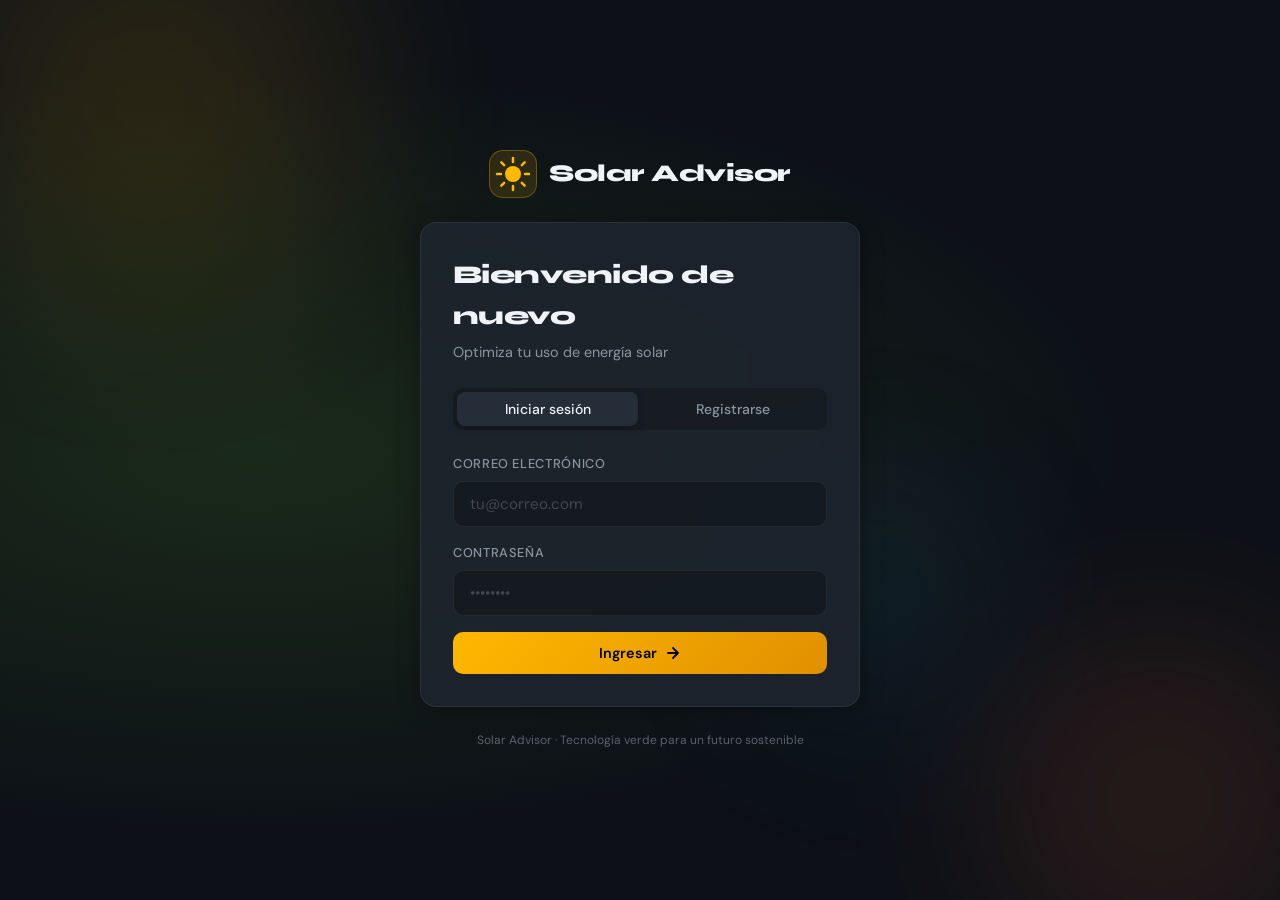
<file: index.html>
<!DOCTYPE html>
<html lang="es">
<head>
  <meta charset="UTF-8" />
  <meta name="viewport" content="width=device-width, initial-scale=1.0"/>
  <title>Solar Advisor — Inicio</title>
  <link rel="stylesheet" href="styles.css" />
  <link href="https://fonts.googleapis.com/css2?family=Syne:wght@400;600;700;800&family=DM+Sans:wght@300;400;500&display=swap" rel="stylesheet"/>
</head>
<body class="page-login">

  <!-- Fondo animado -->
  <div class="bg-orbs">
    <div class="orb orb-1"></div>
    <div class="orb orb-2"></div>
    <div class="orb orb-3"></div>
  </div>

  <div class="login-wrapper">

    <!-- Logo / Brand -->
    <div class="brand">
      <div class="brand-icon">
        <svg width="36" height="36" viewBox="0 0 36 36" fill="none">
          <circle cx="18" cy="18" r="8" fill="#FFB800"/>
          <line x1="18" y1="2" x2="18" y2="6" stroke="#FFB800" stroke-width="2.5" stroke-linecap="round"/>
          <line x1="18" y1="30" x2="18" y2="34" stroke="#FFB800" stroke-width="2.5" stroke-linecap="round"/>
          <line x1="2" y1="18" x2="6" y2="18" stroke="#FFB800" stroke-width="2.5" stroke-linecap="round"/>
          <line x1="30" y1="18" x2="34" y2="18" stroke="#FFB800" stroke-width="2.5" stroke-linecap="round"/>
          <line x1="6.34" y1="6.34" x2="9.17" y2="9.17" stroke="#FFB800" stroke-width="2.5" stroke-linecap="round"/>
          <line x1="26.83" y1="26.83" x2="29.66" y2="29.66" stroke="#FFB800" stroke-width="2.5" stroke-linecap="round"/>
          <line x1="29.66" y1="6.34" x2="26.83" y2="9.17" stroke="#FFB800" stroke-width="2.5" stroke-linecap="round"/>
          <line x1="9.17" y1="26.83" x2="6.34" y2="29.66" stroke="#FFB800" stroke-width="2.5" stroke-linecap="round"/>
        </svg>
      </div>
      <span class="brand-name">Solar Advisor</span>
    </div>

    <!-- Card principal -->
    <div class="card login-card">
      <div class="card-header">
        <h1>Bienvenido de nuevo</h1>
        <p>Optimiza tu uso de energía solar</p>
      </div>

      <div id="login-error" class="alert alert-error" style="display:none"></div>
      <div id="login-success" class="alert alert-success" style="display:none"></div>

      <!-- Tabs -->
      <div class="tabs">
        <button class="tab active" onclick="switchTab('login')">Iniciar sesión</button>
        <button class="tab" onclick="switchTab('register')">Registrarse</button>
      </div>

      <!-- Login Form -->
      <div id="tab-login">
        <div class="form-group">
          <label>Correo electrónico</label>
          <input type="email" id="login-email" placeholder="tu@correo.com" />
        </div>
        <div class="form-group">
          <label>Contraseña</label>
          <input type="password" id="login-password" placeholder="••••••••" />
        </div>
        <button class="btn btn-primary btn-full" onclick="handleLogin()">
          <span>Ingresar</span>
          <svg width="16" height="16" viewBox="0 0 16 16" fill="none"><path d="M3 8h10M8 3l5 5-5 5" stroke="currentColor" stroke-width="1.8" stroke-linecap="round" stroke-linejoin="round"/></svg>
        </button>
      </div>

      <!-- Register Form -->
      <div id="tab-register" style="display:none">
        <div class="form-group">
          <label>Nombre completo</label>
          <input type="text" id="reg-name" placeholder="Juan Pérez" />
        </div>
        <div class="form-group">
          <label>Correo electrónico</label>
          <input type="email" id="reg-email" placeholder="tu@correo.com" />
        </div>
        <div class="form-group">
          <label>Teléfono</label>
          <input type="tel" id="reg-phone" placeholder="+57 300 000 0000" />
        </div>
        <div class="form-group">
          <label>Contraseña</label>
          <input type="password" id="reg-password" placeholder="Mínimo 6 caracteres" />
        </div>
        <button class="btn btn-primary btn-full" onclick="handleRegister()">
          <span>Crear cuenta</span>
          <svg width="16" height="16" viewBox="0 0 16 16" fill="none"><path d="M3 8h10M8 3l5 5-5 5" stroke="currentColor" stroke-width="1.8" stroke-linecap="round" stroke-linejoin="round"/></svg>
        </button>
      </div>
    </div>

    <p class="login-footer">Solar Advisor · Tecnología verde para un futuro sostenible</p>
  </div>

  <script src="script.js"></script>
</body>
</html>
</file>
<file: styles.css>
/* =============================================
   SOLAR ADVISOR — styles.css
   Fuentes: Syne (headings) + DM Sans (body)
   ============================================= */

@import url('https://fonts.googleapis.com/css2?family=Syne:wght@400;600;700;800&family=DM+Sans:ital,opsz,wght@0,9..40,300;0,9..40,400;0,9..40,500;1,9..40,400&display=swap');

/* --- Variables --- */
:root {
  --sun: #FFB800;
  --sun-light: #FFD966;
  --sun-dark: #E09000;
  --orange: #FF6B35;
  --sky: #1A6EAD;
  --sky-light: #E8F4FD;
  --night: #0D1117;
  --dark: #161B22;
  --surface: #1E2530;
  --surface-2: #252D38;
  --border: rgba(255,255,255,0.07);
  --text: #F0F4F8;
  --text-muted: #8B95A2;
  --green: #22C55E;
  --red: #EF4444;
  --yellow: #EAB308;
  --radius: 16px;
  --radius-sm: 10px;
  --shadow: 0 4px 24px rgba(0,0,0,0.3);
  --shadow-glow: 0 0 30px rgba(255,184,0,0.25);
  --sidebar-w: 240px;
  --font-head: 'Syne', sans-serif;
  --font-body: 'DM Sans', sans-serif;
}

*, *::before, *::after { box-sizing: border-box; margin: 0; padding: 0; }

html { font-size: 16px; }

body {
  font-family: var(--font-body);
  background: var(--night);
  color: var(--text);
  min-height: 100vh;
  line-height: 1.6;
  -webkit-font-smoothing: antialiased;
}

/* =============================================
   LOGIN PAGE
   ============================================= */

body.page-login {
  display: flex;
  align-items: center;
  justify-content: center;
  min-height: 100vh;
  padding: 2rem;
  position: relative;
  overflow: hidden;
  background: radial-gradient(ellipse at 20% 50%, #1a2a1a 0%, var(--night) 60%),
              radial-gradient(ellipse at 80% 20%, #1a1a2e 0%, transparent 60%);
}

/* Orbs de fondo */
.bg-orbs { position: fixed; inset: 0; pointer-events: none; z-index: 0; }

.orb {
  position: absolute;
  border-radius: 50%;
  filter: blur(80px);
  opacity: 0.15;
  animation: float 8s ease-in-out infinite;
}

.orb-1 {
  width: 500px; height: 500px;
  background: radial-gradient(circle, var(--sun), transparent);
  top: -150px; left: -100px;
  animation-delay: 0s;
}

.orb-2 {
  width: 400px; height: 400px;
  background: radial-gradient(circle, var(--orange), transparent);
  bottom: -100px; right: -80px;
  animation-delay: -3s;
}

.orb-3 {
  width: 300px; height: 300px;
  background: radial-gradient(circle, var(--sky), transparent);
  top: 50%; right: 20%;
  animation-delay: -6s;
}

@keyframes float {
  0%, 100% { transform: translate(0, 0) scale(1); }
  33% { transform: translate(20px, -20px) scale(1.05); }
  66% { transform: translate(-10px, 15px) scale(0.95); }
}

.login-wrapper {
  position: relative;
  z-index: 1;
  width: 100%;
  max-width: 440px;
  display: flex;
  flex-direction: column;
  align-items: center;
  gap: 1.5rem;
}

/* Brand */
.brand {
  display: flex;
  align-items: center;
  gap: 0.75rem;
  font-family: var(--font-head);
  font-size: 1.5rem;
  font-weight: 800;
  color: var(--text);
  letter-spacing: -0.02em;
}

.brand-icon {
  width: 48px; height: 48px;
  background: rgba(255,184,0,0.12);
  border: 1px solid rgba(255,184,0,0.3);
  border-radius: 14px;
  display: flex;
  align-items: center;
  justify-content: center;
  backdrop-filter: blur(10px);
}

.brand-icon.sm {
  width: 36px; height: 36px;
  border-radius: 10px;
}

/* Card */
.card {
  background: rgba(30, 37, 48, 0.85);
  border: 1px solid var(--border);
  border-radius: var(--radius);
  padding: 2rem;
  backdrop-filter: blur(20px);
  box-shadow: var(--shadow);
  width: 100%;
  animation: fadeUp 0.5s ease;
}

@keyframes fadeUp {
  from { opacity: 0; transform: translateY(20px); }
  to { opacity: 1; transform: translateY(0); }
}

.card-header { margin-bottom: 1.5rem; }

.card-header h1 {
  font-family: var(--font-head);
  font-size: 1.6rem;
  font-weight: 800;
  color: var(--text);
  letter-spacing: -0.02em;
  margin-bottom: 0.25rem;
}

.card-header p {
  color: var(--text-muted);
  font-size: 0.9rem;
}

/* Tabs */
.tabs {
  display: flex;
  background: rgba(0,0,0,0.2);
  border-radius: var(--radius-sm);
  padding: 4px;
  margin-bottom: 1.5rem;
  gap: 4px;
}

.tab {
  flex: 1;
  padding: 0.5rem;
  border: none;
  background: transparent;
  color: var(--text-muted);
  font-family: var(--font-body);
  font-size: 0.875rem;
  font-weight: 500;
  border-radius: 8px;
  cursor: pointer;
  transition: all 0.2s;
}

.tab.active {
  background: var(--surface-2);
  color: var(--text);
  box-shadow: 0 2px 8px rgba(0,0,0,0.2);
}

.tab:hover:not(.active) { color: var(--text); }

/* Formulario genérico */
.form-group {
  margin-bottom: 1rem;
}

.form-group label {
  display: block;
  font-size: 0.8rem;
  font-weight: 500;
  color: var(--text-muted);
  margin-bottom: 0.4rem;
  text-transform: uppercase;
  letter-spacing: 0.05em;
}

.form-group input,
.form-group select {
  width: 100%;
  padding: 0.75rem 1rem;
  background: rgba(0,0,0,0.25);
  border: 1px solid var(--border);
  border-radius: var(--radius-sm);
  color: var(--text);
  font-family: var(--font-body);
  font-size: 0.95rem;
  outline: none;
  transition: border-color 0.2s, box-shadow 0.2s;
  -webkit-appearance: none;
}

.form-group input::placeholder { color: rgba(255,255,255,0.2); }

.form-group input:focus,
.form-group select:focus {
  border-color: var(--sun);
  box-shadow: 0 0 0 3px rgba(255,184,0,0.12);
}

.form-group select option { background: var(--dark); }

.input-readonly {
  opacity: 0.5;
  cursor: not-allowed;
}

/* Botones */
.btn {
  display: inline-flex;
  align-items: center;
  justify-content: center;
  gap: 0.5rem;
  padding: 0.75rem 1.5rem;
  border-radius: var(--radius-sm);
  font-family: var(--font-body);
  font-size: 0.9rem;
  font-weight: 600;
  cursor: pointer;
  border: none;
  text-decoration: none;
  transition: all 0.2s ease;
  white-space: nowrap;
}

.btn-primary {
  background: linear-gradient(135deg, var(--sun), var(--sun-dark));
  color: #000;
}

.btn-primary:hover {
  transform: translateY(-1px);
  box-shadow: 0 6px 20px rgba(255,184,0,0.35);
  background: linear-gradient(135deg, var(--sun-light), var(--sun));
}

.btn-ghost {
  background: rgba(255,255,255,0.06);
  color: var(--text);
  border: 1px solid var(--border);
}

.btn-ghost:hover {
  background: rgba(255,255,255,0.1);
  border-color: rgba(255,255,255,0.15);
}

.btn-full { width: 100%; }

.btn-glow {
  box-shadow: var(--shadow-glow);
}

.btn-glow:hover {
  box-shadow: 0 0 40px rgba(255,184,0,0.4);
}

.login-footer {
  font-size: 0.75rem;
  color: var(--text-muted);
  opacity: 0.6;
}

/* Alertas */
.alert {
  padding: 0.75rem 1rem;
  border-radius: var(--radius-sm);
  font-size: 0.875rem;
  margin-bottom: 1rem;
}

.alert-error {
  background: rgba(239,68,68,0.12);
  border: 1px solid rgba(239,68,68,0.3);
  color: #fca5a5;
}

.alert-success {
  background: rgba(34,197,94,0.12);
  border: 1px solid rgba(34,197,94,0.3);
  color: #86efac;
}

/* =============================================
   APP LAYOUT (sidebar)
   ============================================= */

body.page-app { background: var(--night); }

.app-layout {
  display: flex;
  min-height: 100vh;
}

/* --- Sidebar --- */
.sidebar {
  width: var(--sidebar-w);
  min-height: 100vh;
  background: var(--dark);
  border-right: 1px solid var(--border);
  display: flex;
  flex-direction: column;
  padding: 1.5rem 1rem;
  position: sticky;
  top: 0;
  flex-shrink: 0;
}

.sidebar-brand {
  display: flex;
  align-items: center;
  gap: 0.75rem;
  font-family: var(--font-head);
  font-size: 1.05rem;
  font-weight: 700;
  color: var(--text);
  padding: 0.5rem 0.5rem 1.5rem;
  border-bottom: 1px solid var(--border);
  margin-bottom: 1rem;
}

.sidebar-nav {
  display: flex;
  flex-direction: column;
  gap: 0.25rem;
  flex: 1;
}

.nav-item {
  display: flex;
  align-items: center;
  gap: 0.75rem;
  padding: 0.65rem 0.75rem;
  border-radius: var(--radius-sm);
  font-size: 0.875rem;
  font-weight: 500;
  color: var(--text-muted);
  text-decoration: none;
  transition: all 0.2s;
}

.nav-item:hover {
  background: rgba(255,255,255,0.05);
  color: var(--text);
}

.nav-item.active {
  background: rgba(255,184,0,0.1);
  color: var(--sun);
  border: 1px solid rgba(255,184,0,0.15);
}

.sidebar-footer {
  border-top: 1px solid var(--border);
  padding-top: 1rem;
  display: flex;
  flex-direction: column;
  gap: 0.5rem;
}

.user-chip {
  font-size: 0.8rem;
  color: var(--text-muted);
  padding: 0.25rem 0.5rem;
  overflow: hidden;
  text-overflow: ellipsis;
  white-space: nowrap;
}

.btn-logout {
  display: flex;
  align-items: center;
  gap: 0.5rem;
  padding: 0.6rem 0.75rem;
  background: transparent;
  border: 1px solid var(--border);
  border-radius: var(--radius-sm);
  color: var(--text-muted);
  font-size: 0.8rem;
  font-family: var(--font-body);
  cursor: pointer;
  transition: all 0.2s;
  width: 100%;
}

.btn-logout:hover {
  background: rgba(239,68,68,0.1);
  border-color: rgba(239,68,68,0.3);
  color: #fca5a5;
}

/* --- Main content --- */
.main-content {
  flex: 1;
  padding: 2rem 2.5rem;
  overflow-y: auto;
  animation: fadeUp 0.4s ease;
}

.page-header {
  display: flex;
  align-items: flex-start;
  justify-content: space-between;
  margin-bottom: 2rem;
  gap: 1rem;
}

.page-title {
  font-family: var(--font-head);
  font-size: 1.8rem;
  font-weight: 800;
  letter-spacing: -0.02em;
  color: var(--text);
}

.page-subtitle {
  color: var(--text-muted);
  font-size: 0.9rem;
  margin-top: 0.2rem;
}

/* =============================================
   DASHBOARD
   ============================================= */

.stats-grid {
  display: grid;
  grid-template-columns: repeat(auto-fit, minmax(200px, 1fr));
  gap: 1rem;
  margin-bottom: 1.5rem;
}

.stat-card {
  background: var(--surface);
  border: 1px solid var(--border);
  border-radius: var(--radius);
  padding: 1.25rem 1.5rem;
  display: flex;
  align-items: center;
  gap: 1rem;
  transition: border-color 0.2s, transform 0.2s;
}

.stat-card:hover {
  border-color: rgba(255,184,0,0.2);
  transform: translateY(-2px);
}

.stat-icon {
  font-size: 1.8rem;
  width: 48px; height: 48px;
  display: flex;
  align-items: center;
  justify-content: center;
  border-radius: 12px;
}

.stat-icon.solar { background: rgba(255,184,0,0.1); }
.stat-icon.green { background: rgba(34,197,94,0.1); }
.stat-icon.orange { background: rgba(255,107,53,0.1); }
.stat-icon.blue { background: rgba(26,110,173,0.1); }

.stat-info {
  display: flex;
  flex-direction: column;
}

.stat-value {
  font-family: var(--font-head);
  font-size: 1.5rem;
  font-weight: 700;
  color: var(--text);
  line-height: 1;
}

.stat-label {
  font-size: 0.78rem;
  color: var(--text-muted);
  margin-top: 0.2rem;
}

.section-card {
  background: var(--surface);
  border: 1px solid var(--border);
  border-radius: var(--radius);
  padding: 1.5rem;
  margin-bottom: 1.5rem;
}

.section-header {
  display: flex;
  justify-content: space-between;
  align-items: center;
  margin-bottom: 1rem;
}

.section-card h2, .section-card h3 {
  font-family: var(--font-head);
  font-size: 1.1rem;
  font-weight: 700;
  color: var(--text);
  margin-bottom: 1rem;
}

.empty-state {
  text-align: center;
  padding: 3rem 1rem;
  color: var(--text-muted);
}

.empty-icon { font-size: 3rem; margin-bottom: 1rem; }
.empty-state p { line-height: 1.8; }

.history-item {
  display: flex;
  align-items: center;
  gap: 1rem;
  padding: 0.875rem 0;
  border-bottom: 1px solid var(--border);
}

.history-item:last-child { border-bottom: none; }

.history-icon { font-size: 1.5rem; flex-shrink: 0; }

.history-info {
  flex: 1;
  display: flex;
  flex-direction: column;
}

.history-name {
  font-weight: 600;
  font-size: 0.9rem;
  color: var(--text);
}

.history-meta {
  font-size: 0.78rem;
  color: var(--text-muted);
  margin-top: 0.1rem;
}

.history-badge {
  font-size: 0.75rem;
  font-weight: 600;
  padding: 0.3rem 0.75rem;
  border-radius: 20px;
  white-space: nowrap;
}

.badge-green { background: rgba(34,197,94,0.15); color: var(--green); }
.badge-yellow { background: rgba(234,179,8,0.15); color: var(--yellow); }
.badge-red { background: rgba(239,68,68,0.15); color: var(--red); }

/* =============================================
   FORMULARIO - STEPS
   ============================================= */

.form-card {
  background: var(--surface);
  border: 1px solid var(--border);
  border-radius: var(--radius);
  padding: 2rem;
  max-width: 700px;
}

.steps-indicator {
  display: flex;
  align-items: center;
  margin-bottom: 2rem;
}

.step {
  display: flex;
  flex-direction: column;
  align-items: center;
  gap: 0.25rem;
}

.step span {
  width: 32px; height: 32px;
  border-radius: 50%;
  background: rgba(255,255,255,0.08);
  border: 2px solid rgba(255,255,255,0.12);
  display: flex;
  align-items: center;
  justify-content: center;
  font-size: 0.8rem;
  font-weight: 600;
  color: var(--text-muted);
  transition: all 0.3s;
}

.step label {
  font-size: 0.7rem;
  color: var(--text-muted);
  font-weight: 500;
  white-space: nowrap;
}

.step.active span {
  background: rgba(255,184,0,0.15);
  border-color: var(--sun);
  color: var(--sun);
}

.step.active label { color: var(--sun); }

.step.done span {
  background: rgba(34,197,94,0.15);
  border-color: var(--green);
  color: var(--green);
}

.step-line {
  flex: 1;
  height: 2px;
  background: var(--border);
  margin: 0 0.5rem;
  margin-bottom: 1.2rem;
}

.step-title {
  font-family: var(--font-head);
  font-size: 1.1rem;
  font-weight: 700;
  color: var(--text);
  margin-bottom: 1.25rem;
}

.step-desc {
  color: var(--text-muted);
  font-size: 0.875rem;
  margin-bottom: 1.5rem;
}

.form-grid {
  display: grid;
  grid-template-columns: 1fr 1fr;
  gap: 1rem;
}

.form-grid .span-2 { grid-column: 1 / -1; }

.step-actions {
  display: flex;
  gap: 0.75rem;
  margin-top: 1.5rem;
  justify-content: flex-end;
}

/* Exposure cards */
.exposure-cards {
  display: grid;
  grid-template-columns: repeat(3, 1fr);
  gap: 1rem;
  margin-bottom: 1rem;
}

.exposure-card {
  background: rgba(0,0,0,0.2);
  border: 2px solid var(--border);
  border-radius: var(--radius);
  padding: 1.5rem 1rem;
  text-align: center;
  cursor: pointer;
  transition: all 0.2s;
}

.exposure-card:hover {
  border-color: rgba(255,184,0,0.3);
  background: rgba(255,184,0,0.05);
}

.exposure-card.selected {
  border-color: var(--sun);
  background: rgba(255,184,0,0.08);
  box-shadow: 0 0 20px rgba(255,184,0,0.15);
}

.exposure-icon { font-size: 2.5rem; margin-bottom: 0.5rem; }

.exposure-label {
  font-family: var(--font-head);
  font-size: 1rem;
  font-weight: 700;
  color: var(--text);
  margin-bottom: 0.25rem;
}

.exposure-desc {
  font-size: 0.75rem;
  color: var(--text-muted);
}

/* =============================================
   RESULTADOS
   ============================================= */

.result-hero {
  border-radius: var(--radius);
  padding: 2rem;
  display: flex;
  align-items: center;
  gap: 1.5rem;
  margin-bottom: 1.5rem;
  border: 1px solid var(--border);
  animation: fadeUp 0.5s ease;
}

.hero-green { background: rgba(34,197,94,0.08); border-color: rgba(34,197,94,0.2); }
.hero-yellow { background: rgba(234,179,8,0.08); border-color: rgba(234,179,8,0.2); }
.hero-red { background: rgba(239,68,68,0.08); border-color: rgba(239,68,68,0.2); }

.result-emoji { font-size: 3rem; flex-shrink: 0; }

.result-text h2 {
  font-family: var(--font-head);
  font-size: 1.6rem;
  font-weight: 800;
  color: var(--text);
  margin-bottom: 0.3rem;
}

.result-text p { color: var(--text-muted); font-size: 0.9rem; }

.metrics-grid {
  display: grid;
  grid-template-columns: repeat(auto-fit, minmax(180px, 1fr));
  gap: 1rem;
  margin-bottom: 1.5rem;
}

.metric-card {
  background: var(--surface);
  border: 1px solid var(--border);
  border-radius: var(--radius);
  padding: 1.25rem;
  display: flex;
  flex-direction: column;
  gap: 0.35rem;
  transition: border-color 0.2s;
}

.metric-card:hover { border-color: rgba(255,184,0,0.2); }

.metric-label {
  font-size: 0.75rem;
  color: var(--text-muted);
  text-transform: uppercase;
  letter-spacing: 0.05em;
}

.metric-value {
  font-family: var(--font-head);
  font-size: 1.4rem;
  font-weight: 700;
  color: var(--sun);
}

/* Coverage bar */
.coverage-bar-wrap {
  display: flex;
  align-items: center;
  gap: 1rem;
}

.coverage-bar {
  flex: 1;
  height: 10px;
  background: rgba(255,255,255,0.08);
  border-radius: 100px;
  overflow: hidden;
}

.coverage-fill {
  height: 100%;
  background: linear-gradient(90deg, var(--sky), var(--sun));
  border-radius: 100px;
  transition: width 1s ease;
}

.coverage-bar-wrap span {
  font-family: var(--font-head);
  font-size: 1rem;
  font-weight: 700;
  color: var(--sun);
  min-width: 48px;
  text-align: right;
}

/* Report table */
.report-table {
  width: 100%;
  border-collapse: collapse;
  font-size: 0.875rem;
}

.report-table tr {
  border-bottom: 1px solid var(--border);
}

.report-table tr:last-child { border-bottom: none; }

.table-key {
  padding: 0.75rem 0;
  color: var(--text-muted);
  width: 45%;
  font-weight: 500;
}

.table-val {
  padding: 0.75rem 0;
  color: var(--text);
  font-weight: 600;
}

.result-actions {
  display: flex;
  gap: 1rem;
  margin-top: 1rem;
}

/* =============================================
   RESPONSIVE
   ============================================= */

@media (max-width: 768px) {
  :root { --sidebar-w: 200px; }
  .main-content { padding: 1.5rem; }
  .form-grid { grid-template-columns: 1fr; }
  .form-grid .span-2 { grid-column: 1; }
  .exposure-cards { grid-template-columns: 1fr; }
  .metrics-grid { grid-template-columns: 1fr 1fr; }
}

@media (max-width: 600px) {
  .app-layout { flex-direction: column; }
  .sidebar {
    width: 100%;
    min-height: auto;
    position: static;
    flex-direction: row;
    flex-wrap: wrap;
    padding: 1rem;
    gap: 0.5rem;
  }
  .sidebar-nav { flex-direction: row; flex: none; }
  .sidebar-footer { flex-direction: row; border-top: none; padding-top: 0; margin-left: auto; }
  .sidebar-brand { border-bottom: none; padding-bottom: 0; margin-bottom: 0; }
}

/* Print */
@media print {
  .sidebar, .page-header .btn, .result-actions { display: none !important; }
  .main-content { padding: 0; }
  .app-layout { display: block; }
}
</file>
